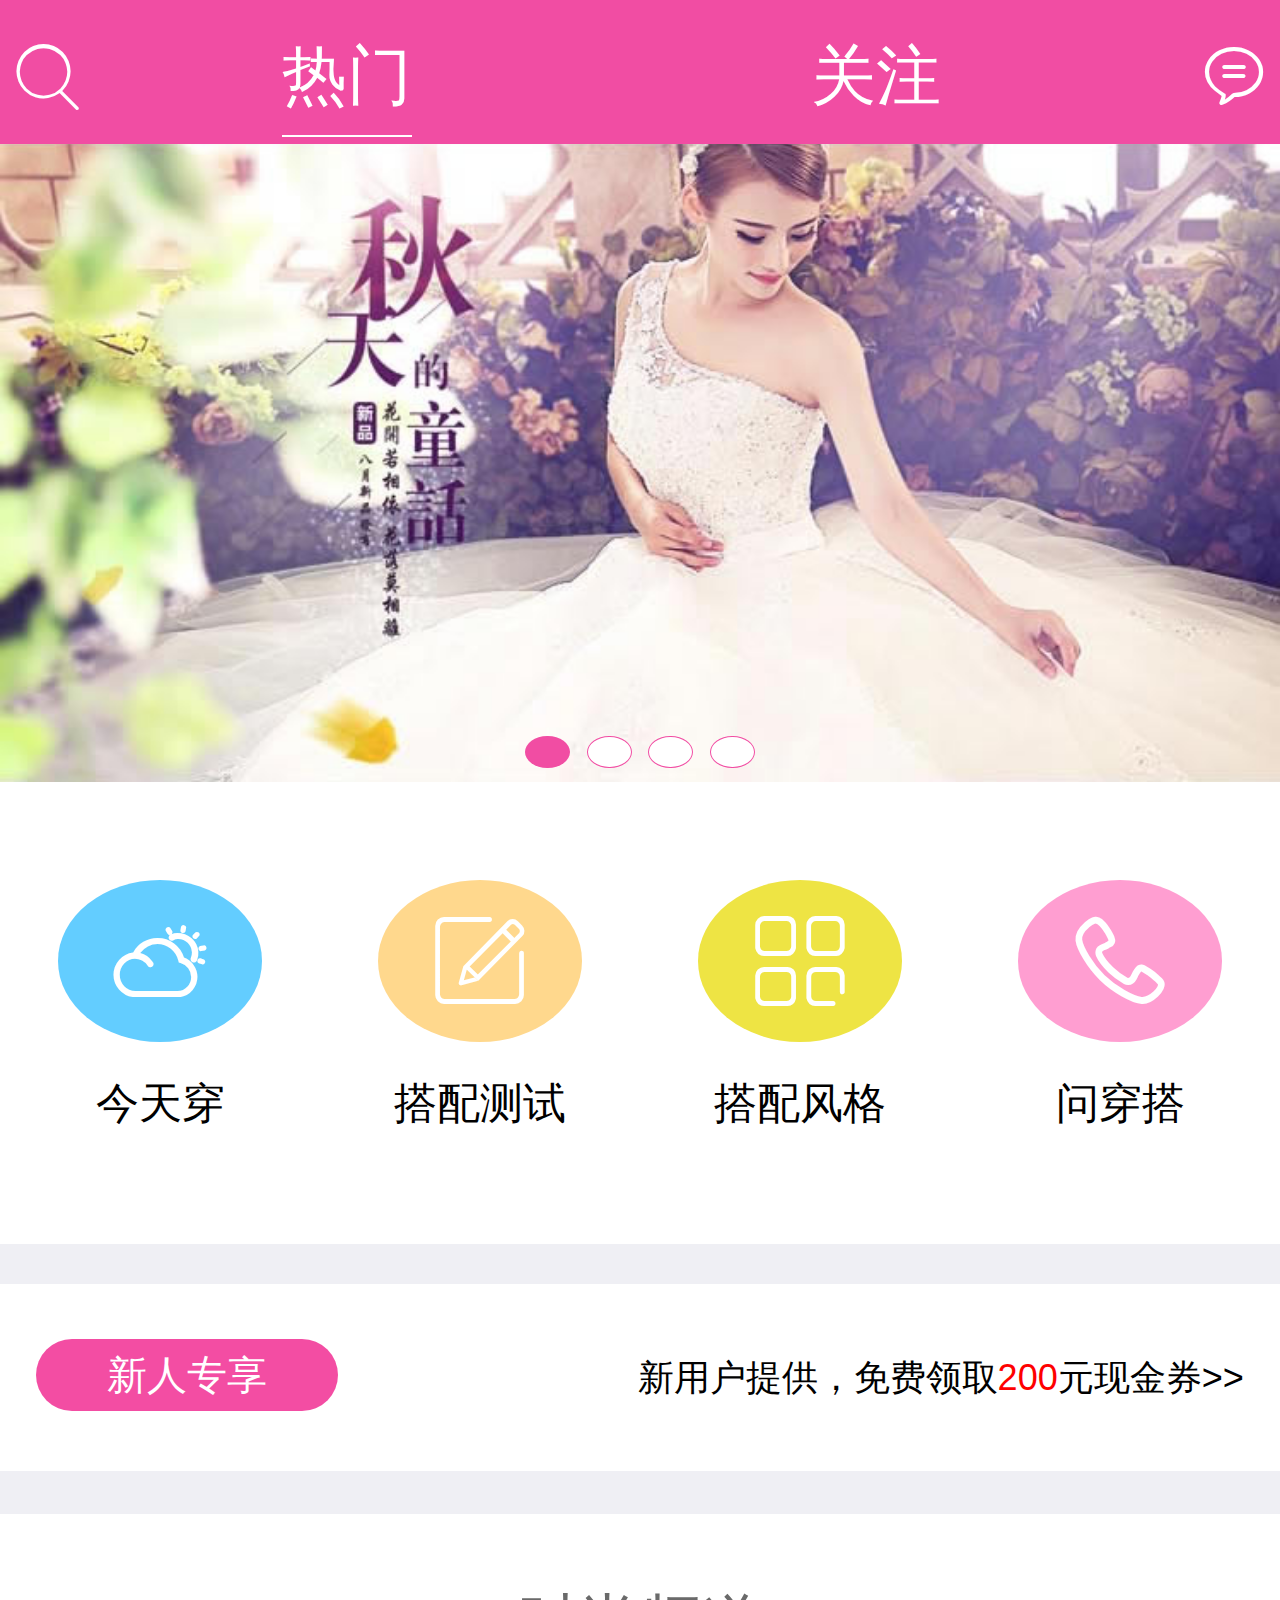
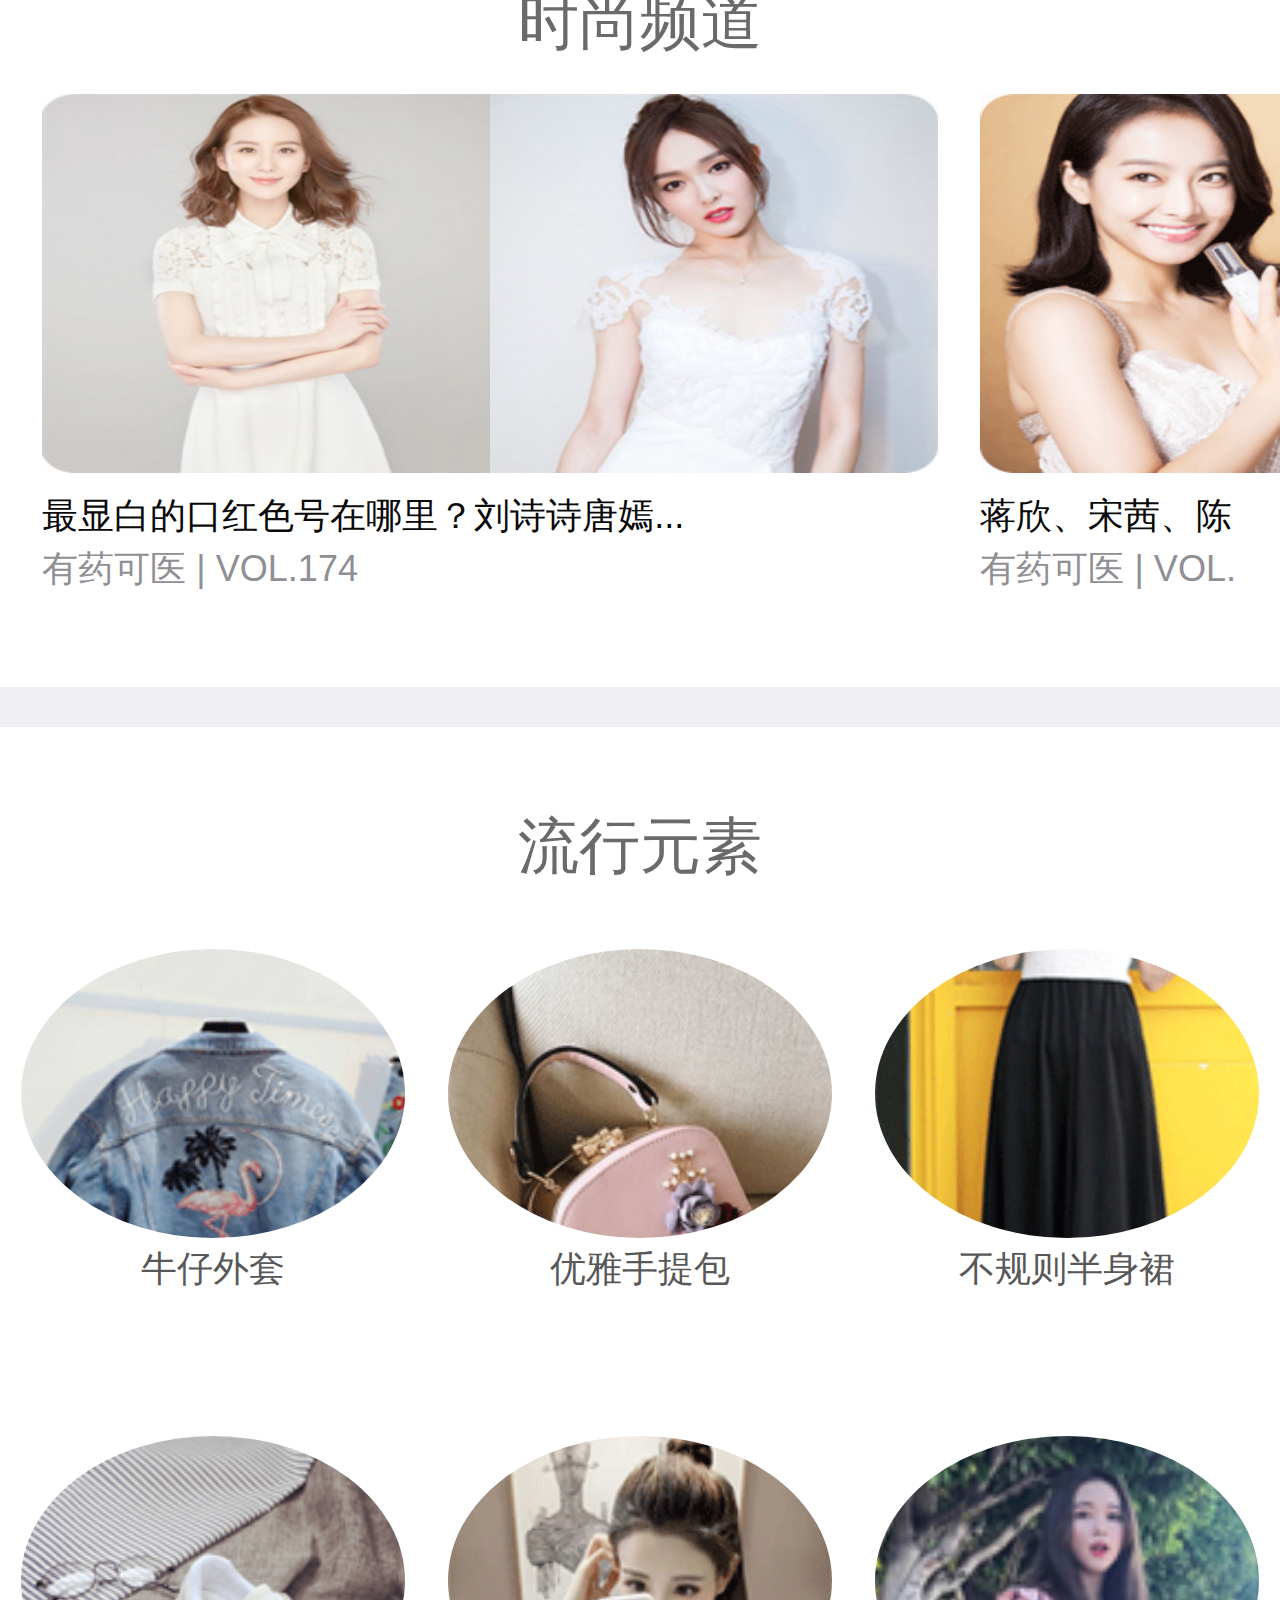
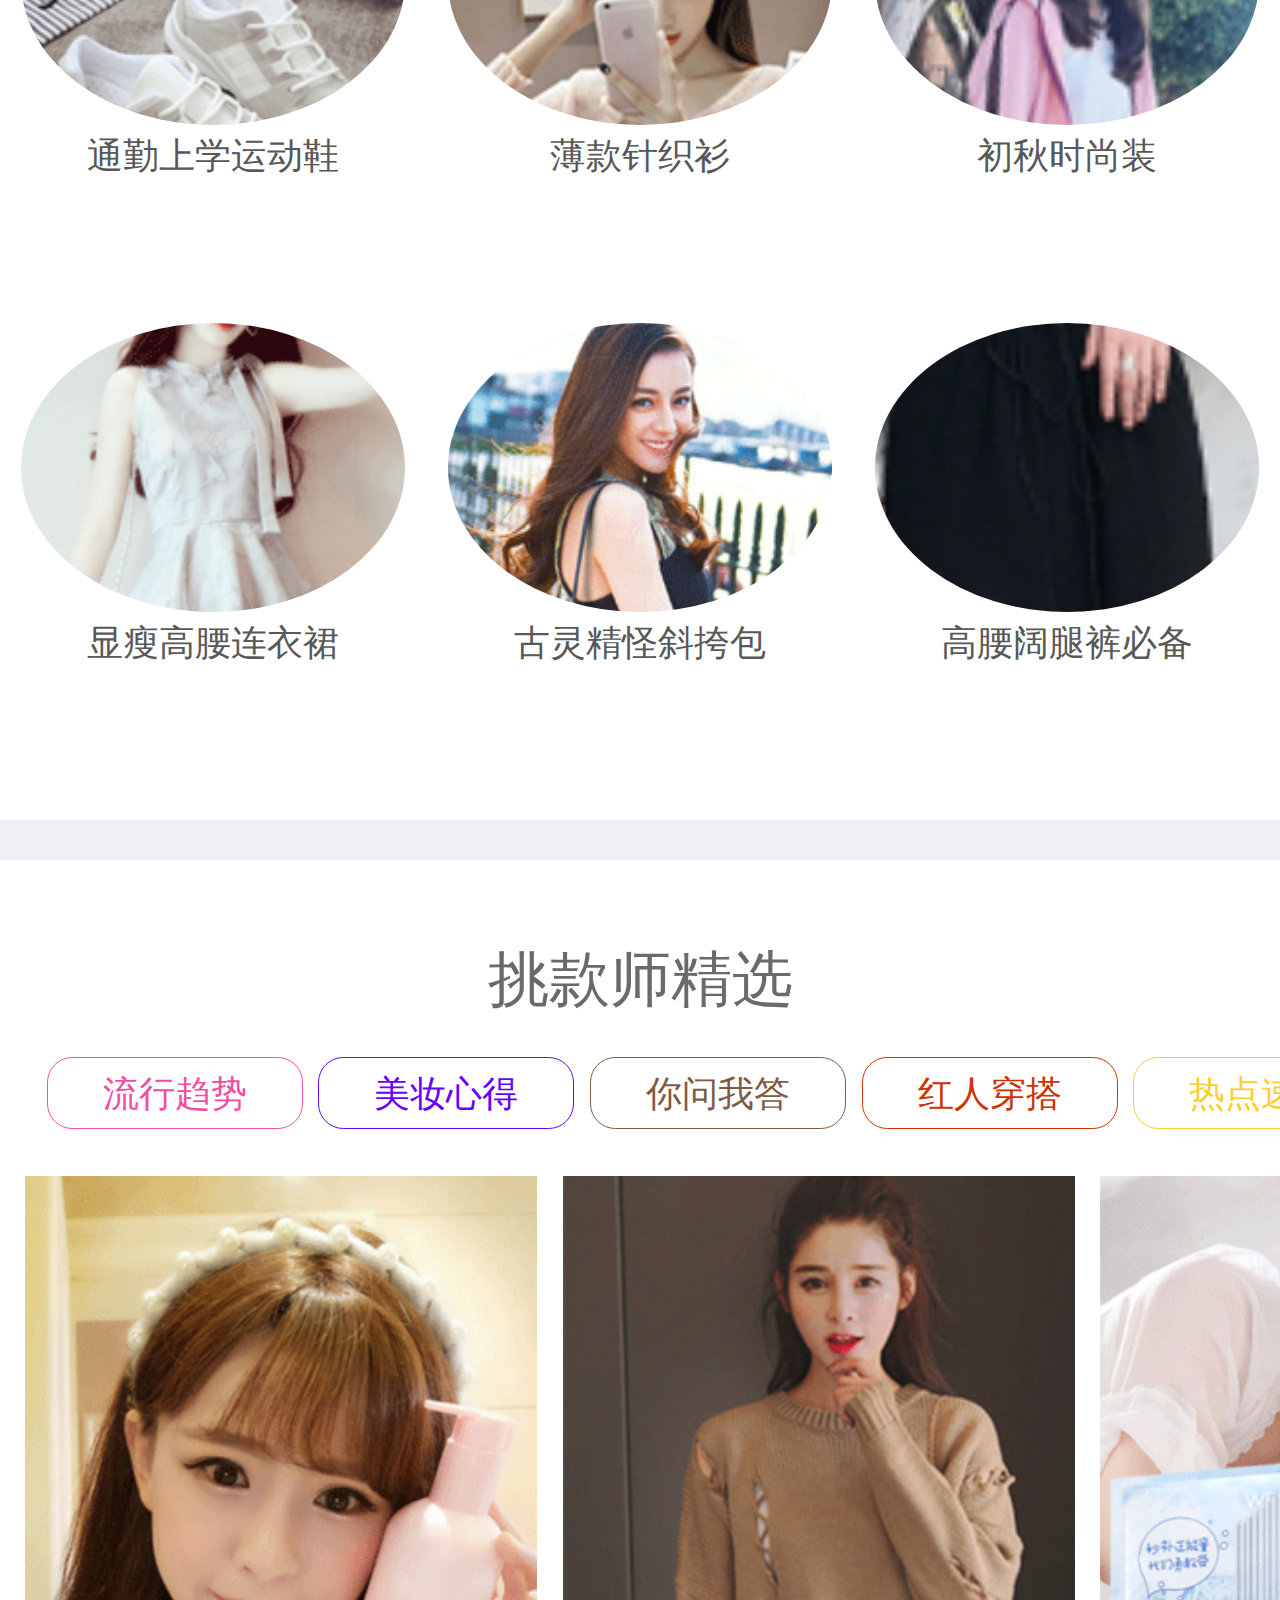
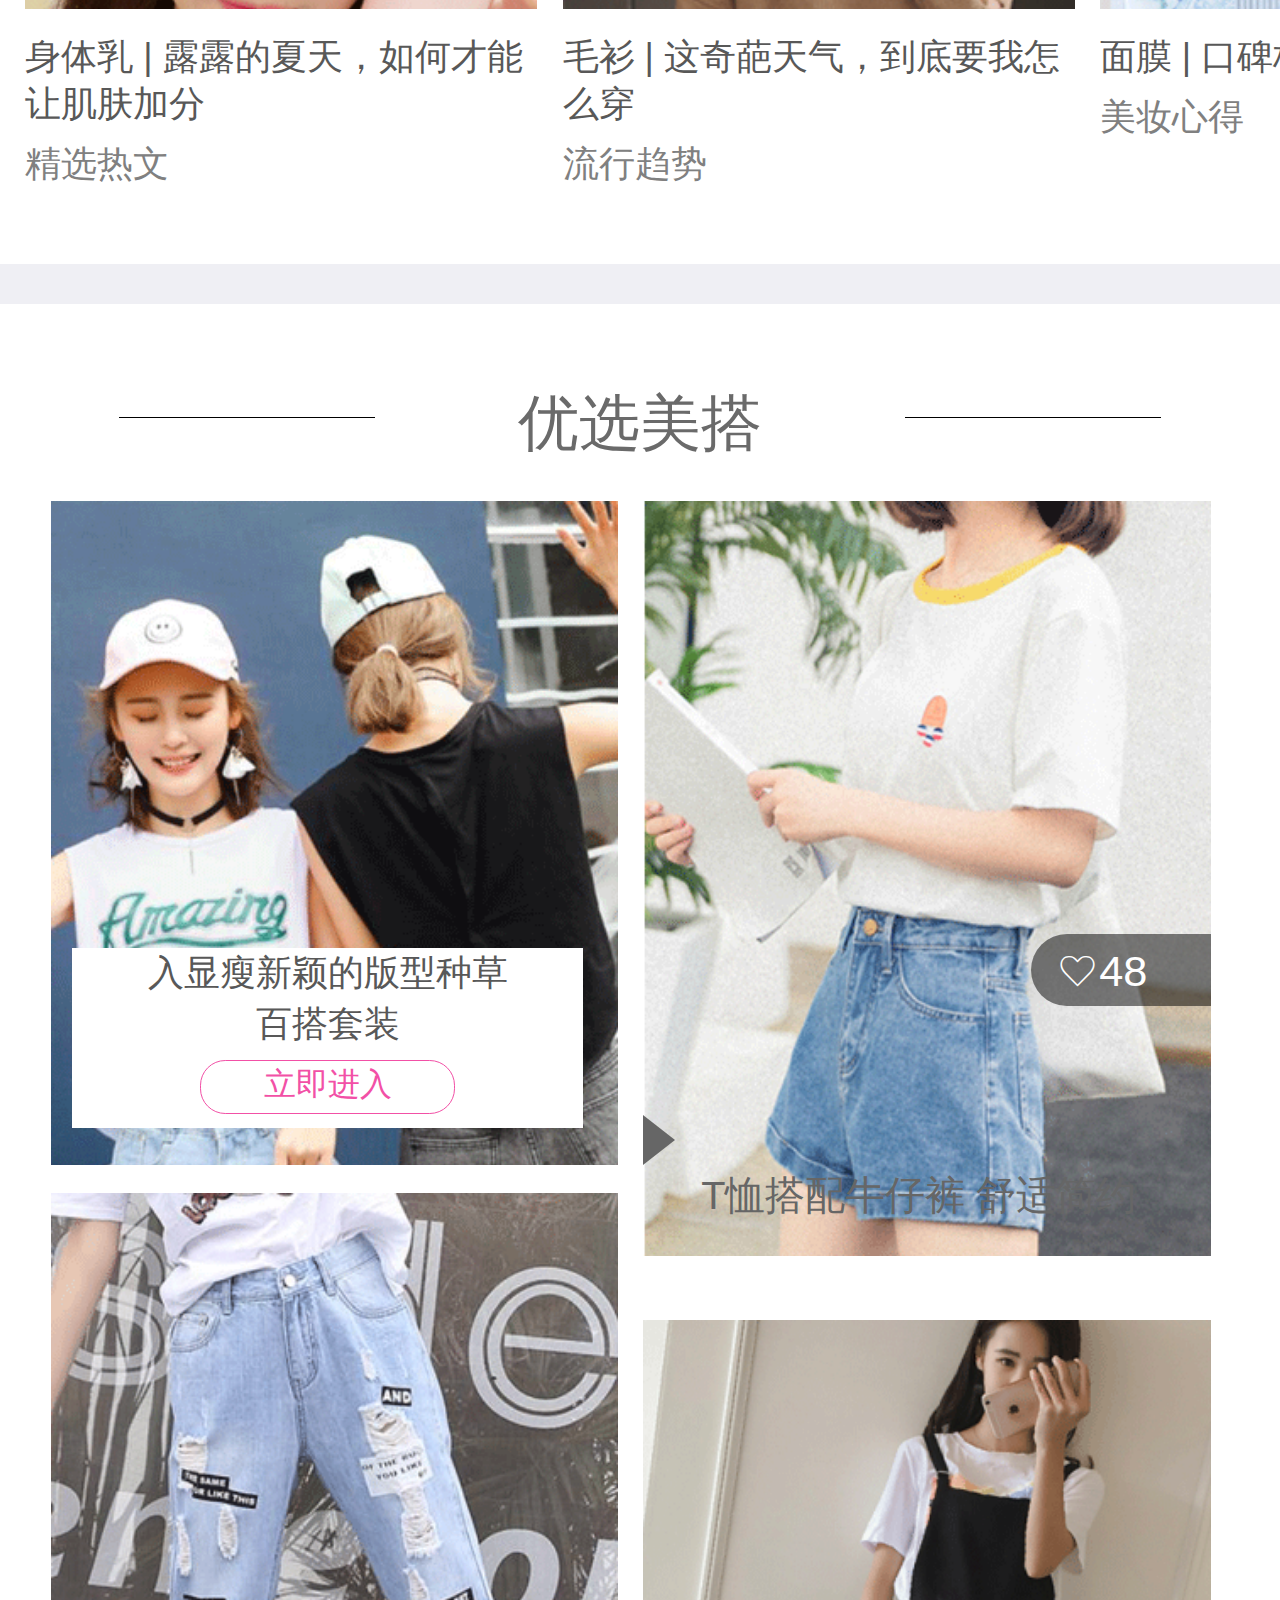
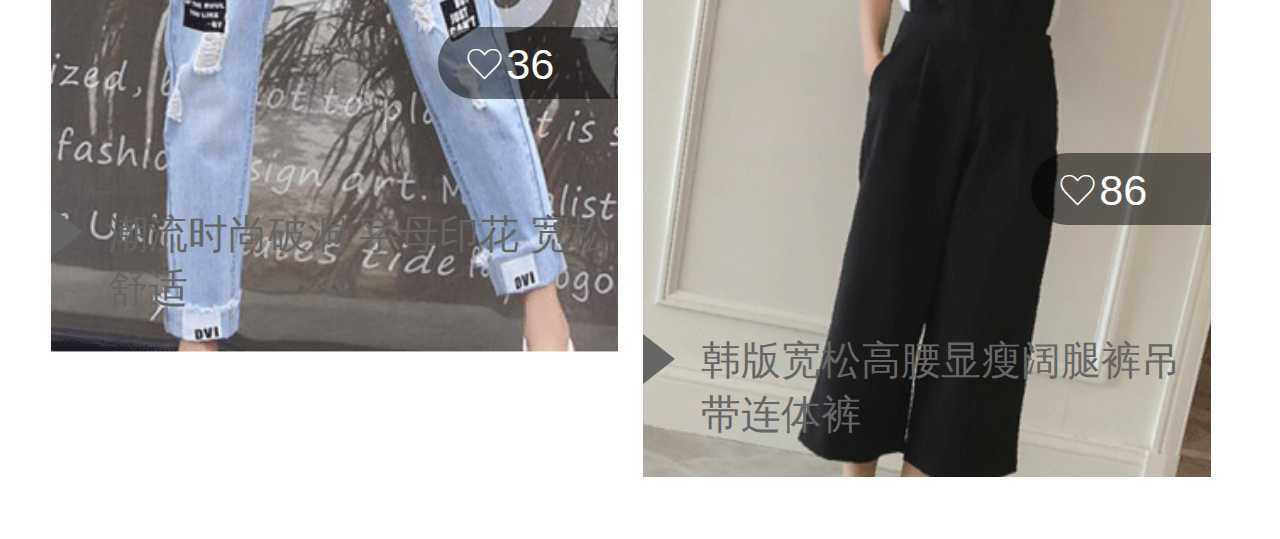
<file: leshang/home.html>
<!DOCTYPE html>
<html>
	<head>
		<meta charset="UTF-8">
		<title>首页</title>
		<script src="js/mui.min.js"></script>
    	<link href="css/mui.min.css" rel="stylesheet"/>
    	<link rel="stylesheet" type="text/css" href="css/home.css"/>
    	<link rel="stylesheet" type="text/css" href="css/public.css"/>
    	<script src="js/resize.js" type="text/javascript" charset="utf-8"></script>
    	<script src="js/jquery-3.2.1.js" type="text/javascript" charset="utf-8"></script>
    	<script src="js/mui.min.js" type="text/javascript" charset="UTF-8"></script>
    	<script type="text/javascript" charset="utf-8">
      		mui.init();
    	</script>
	</head>
	<body>
		<header class="mui-bar mui-bar-nav">
			<a href="search_item.html" class="search fl">&#xe709;</a>
			<a href="" class="info fr">&#xe6c5;</a>
			<ul class="fl">
				<li class="cur"><a href="">热门</a></li>
				<li><a href="">关注</a></li>
			</ul>
		</header>
		<div id="slider" class="mui-slider" >
			<div class="mui-slider-group mui-slider-loop">
				<!-- 额外增加的一个节点(循环轮播：第一个节点是最后一张轮播) -->
				<div class="mui-slider-item mui-slider-item-duplicate">
					<a href="#">
						<img src="images/home/banner1.jpg">
					</a>
				</div>
				<!-- 第一张 -->
				<div class="mui-slider-item">
					<a href="#">
						<img src="images/home/banner1.jpg">
					</a>
				</div>
				<!-- 第二张 -->
				<div class="mui-slider-item">
					<a href="#">
						<img src="images/home/banner1.jpg">
					</a>
				</div>
				<!-- 第三张 -->
				<div class="mui-slider-item">
					<a href="#">
						<img src="images/home/banner1.jpg">
					</a>
				</div>
				<!-- 第四张 -->
				<div class="mui-slider-item">
					<a href="#">
						<img src="images/home/banner1.jpg">
					</a>
				</div>
				<!-- 额外增加的一个节点(循环轮播：最后一个节点是第一张轮播) -->
				<div class="mui-slider-item mui-slider-item-duplicate">
					<a href="#">
						<img src="images/home/banner1.jpg">
					</a>
				</div>
			</div>
			<div class="mui-slider-indicator">
				<div class="mui-indicator mui-active"></div>
				<div class="mui-indicator"></div>
				<div class="mui-indicator"></div>
				<div class="mui-indicator"></div>
			</div>
		</div>
		<div class="mui-content">
			<!--搭配风格-->
			<div class="match">
				<ul>
					<li>
						<div class="icon"><i>&#xe6ac;</i></div>
						<p>今天穿</p>
					</li>
					<li>
						<div class="icon"><i>&#xe692;</i></div>
						<p>搭配测试</p>
					</li>
					<li>
						<div class="icon"><i>&#xe68c;</i></div>
						<p>搭配风格</p>
					</li>
					<li>
						<div class="icon"><i>&#xe6c7;</i></div>
						<p>问穿搭</p>
					</li>
				</ul>
			</div>
			<!--新人专享-->
			<div class="newP">
				<div class="newP_con">
					<p class="one fl">新人专享</p>
					<p class="two fr">新用户提供，免费领取<mark>200</mark>元现金券>></p>
				</div>
			</div>
			<!--时尚频道-->
			<div class="fashion">
				<h2>时尚频道</h2>
				<div class="fashion_con clear">
					<div class="con_box one fl">
						<img src="images/home/liushishi.jpg" class="fl"/>
						<img src="images/home/tangyan.jpg" class="fl"/>
						<div class="text fl">
							<a href="">最显白的口红色号在哪里？刘诗诗唐嫣...</a>
							<p>有药可医 | VOL.174</p>
						</div>
					</div>
					<div class="con_box two fl">
						<img src="images/home/songqian.png"/>
						<div class="text">
							<a href="">蒋欣、宋茜、陈</a>
							<p>有药可医 | VOL.</p>
						</div>
					</div>
				</div>
			</div>
			<!--流行元素-->
			<div class="element">
				<h2>流行元素</h2>
				<ul>
					<li>
						<div class="img"><img src="images/home/element1.png"/></div>
						<p>牛仔外套</p>
					</li>
					<li>
						<div class="img"><img src="images/home/element2.png"/></div>
						<p>优雅手提包</p>
					</li>
					<li>
						<div class="img"><img src="images/home/element3.png"/></div>
						<p>不规则半身裙</p>
					</li>
					<li>
						<div class="img"><img src="images/home/element4.png"/></div>
						<p>通勤上学运动鞋</p>
					</li>
					<li>
						<div class="img"><img src="images/home/element5.png"/></div>
						<p>薄款针织衫</p>
					</li>
					<li>
						<div class="img"><img src="images/home/element6.jpg"/></div>
						<p>初秋时尚装</p>
					</li>
					<li>
						<div class="img"><img src="images/home/element7.png"/></div>
						<p>显瘦高腰连衣裙</p>
					</li>
					<li>
						<div class="img"><img src="images/home/element8.png"/></div>
						<p>古灵精怪斜挎包</p>
					</li>
					<li>
						<div class="img"><img src="images/home/element9.png"/></div>
						<p>高腰阔腿裤必备</p>
					</li>
				</ul>
			</div>
			<!--挑款师精选-->
			<div class="select">
				<h2>挑款师精选</h2>
				<div class="select_top">
					<a href="">流行趋势</a>
					<a href="">美妆心得</a>
					<a href="">你问我答</a>
					<a href="">红人穿搭</a>
					<a href="">热点速递</a>
				</div>
				<ul class="clear">
					<li>
						<div class="img">
							<img src="images/home/select1.png"/>
						</div>
						<p>身体乳 | 露露的夏天，如何才能让肌肤加分</p>
						<span>精选热文</span>
					</li>
					<li>
						<div class="img">
							<img src="images/home/select2.png"/>
						</div>
						<p>毛衫 | 这奇葩天气，到底要我怎么穿</p>
						<span>流行趋势</span>
					</li>
					<li>
						<div class="img">
							<img src="images/home/select3.png"/>
						</div>
						<p>面膜 | 口碑极佳，美白保湿面膜</p>
						<span>美妆心得</span>
					</li>
				</ul>
			</div>
			<!--优选美搭-->
			<div class="optimization">
				<h2>优选美搭</h2>
				<ul class="clear">
					<li>
						<div class="img">
							<img src="images/home/optimization1.png"/>
						</div>
						<div class="mask">
							<span>入显瘦新颖的版型种草<br>百搭套装</span>
							<a href="">立即进入</a>
						</div>
					</li>
					<li>
						<div class="img">
							<img src="images/home/optimization2.png"/>
						</div>
						<div class="triangle"></div>
						<p>T恤搭配牛仔裤 舒适简约</p>
						<div class="like">
							<i>&#xe649;</i>48
						</div>
					</li>
					<li>
						<div class="img">
							<img src="images/home/optimization3.png"/>
						</div>
						<div class="triangle"></div>
						<p>潮流时尚破洞 字母印花 宽松舒适</p>
						<div class="like">
							<i>&#xe649;</i>36
						</div>
					</li>
					<li>
						<div class="img">
							<img src="images/home/optimization4.png"/>
						</div>
						<div class="triangle"></div>
						<p>韩版宽松高腰显瘦阔腿裤吊带连体裤</p>
						<div class="like">
							<i>&#xe649;</i>86
						</div>
					</li>
				</ul>
			</div>
		</div>
		
		<script type="text/javascript" charset="utf-8">
			var slider = mui("#slider");
			slider.slider({
				interval: 3000
			});
		</script>
	</body>
</html>
</file>
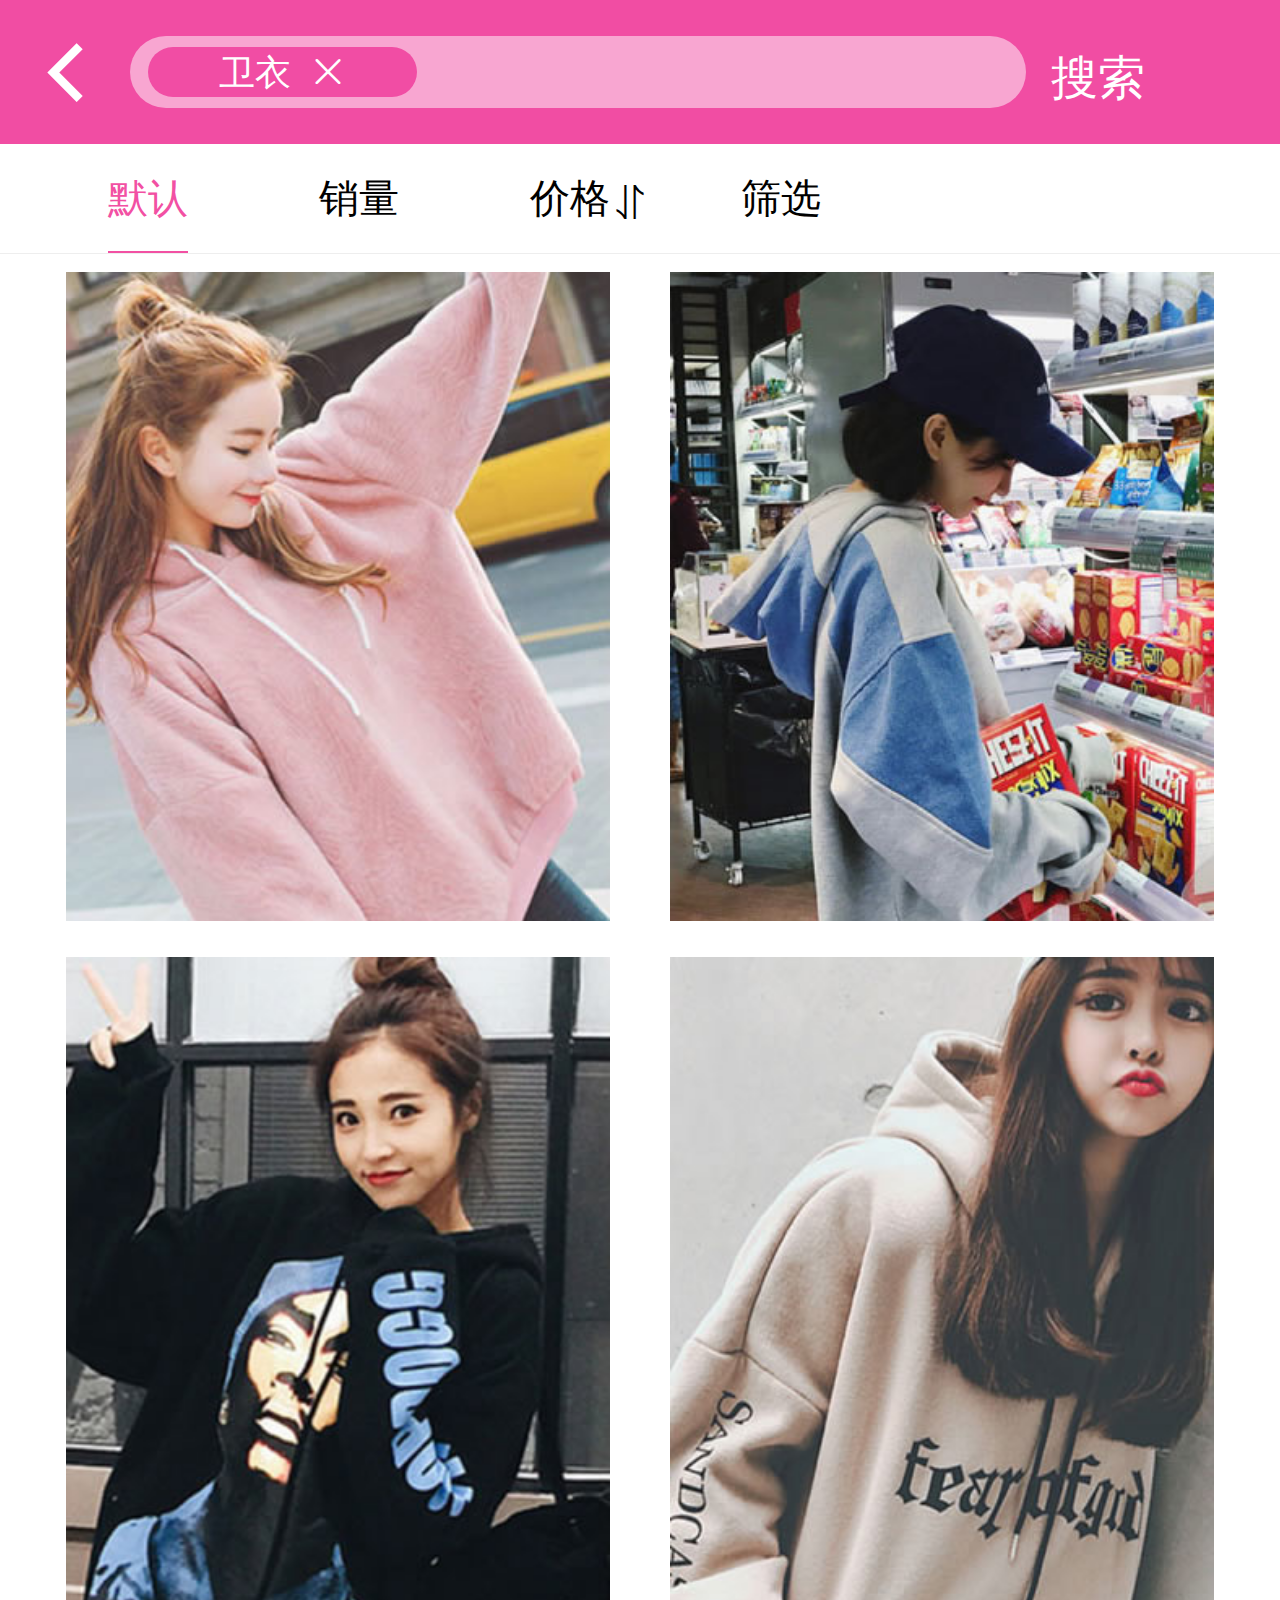
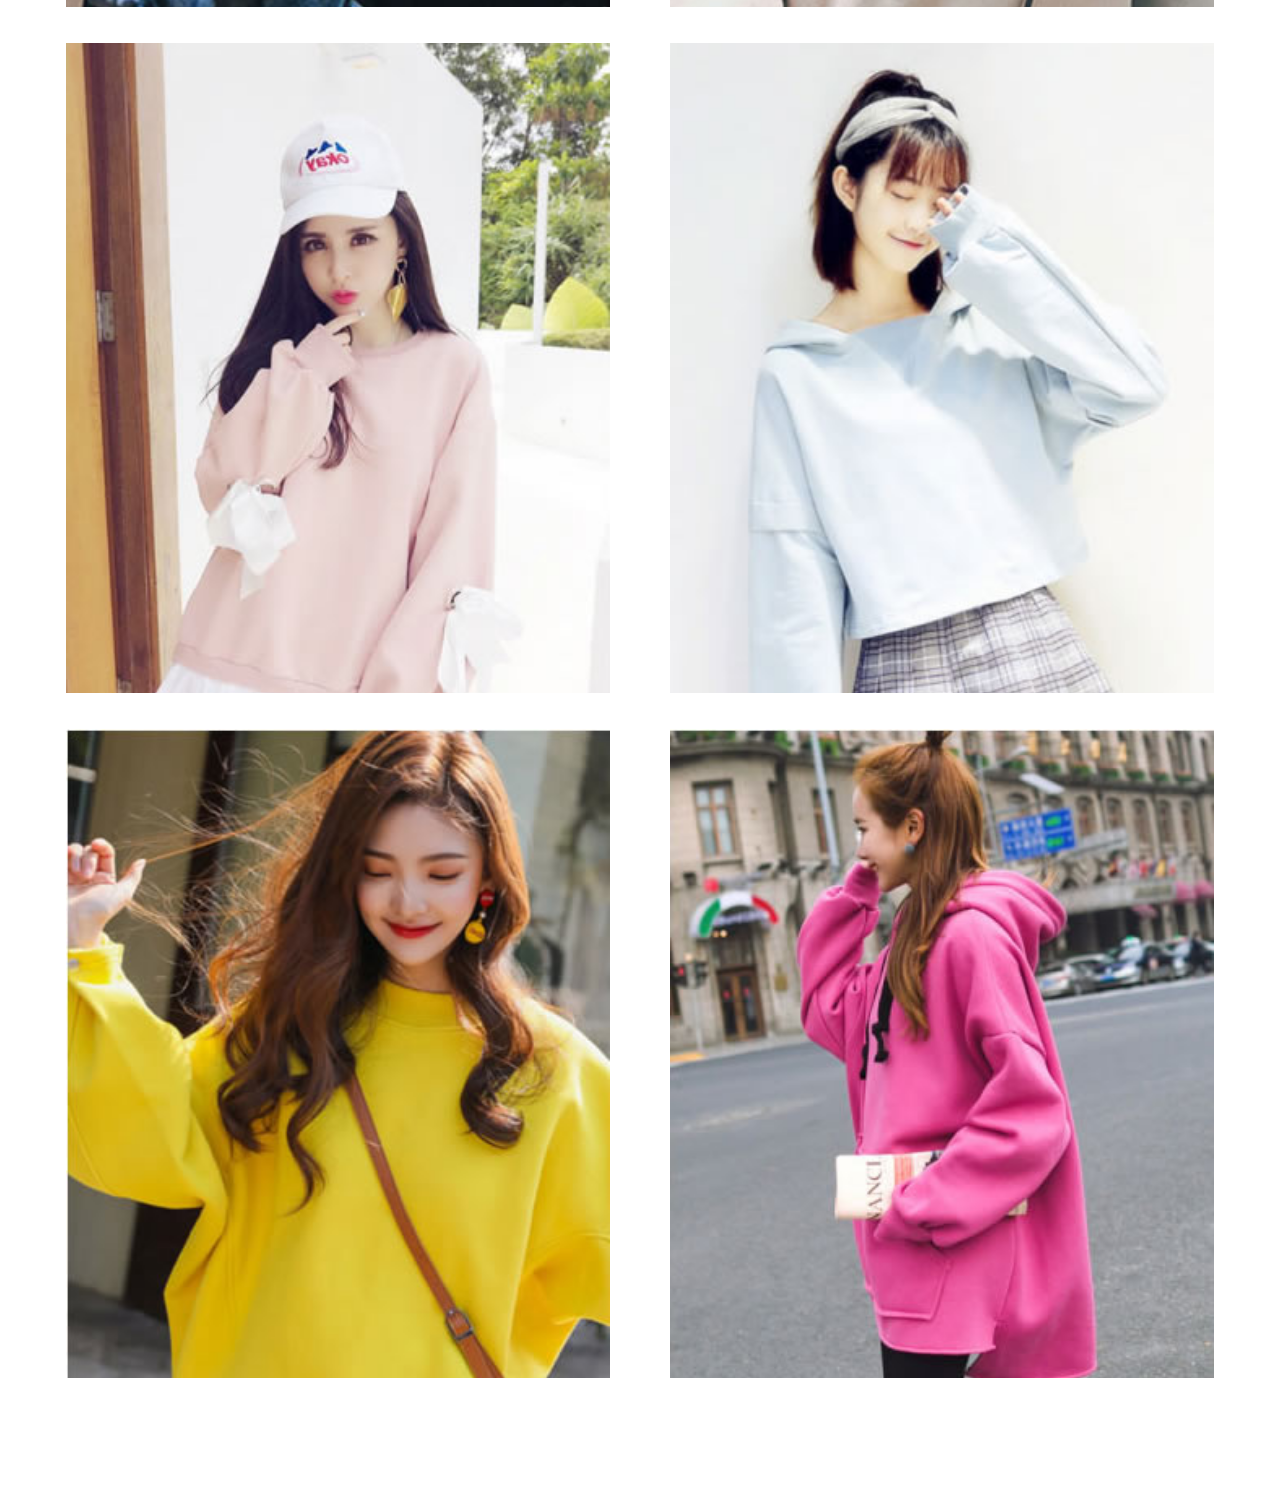
<file: leshang/search.html>
<!DOCTYPE html>
<html>
	<head>
		<meta charset="UTF-8">
		<title>搜索</title>
		<link href="css/mui.min.css" rel="stylesheet"/>
    	<link rel="stylesheet" type="text/css" href="css/search.css"/>
    	<link rel="stylesheet" type="text/css" href="css/public.css"/>
    	<script src="js/mui.min.js" type="text/javascript" charset="UTF-8"></script>
    	<script src="js/resize.js" type="text/javascript" charset="utf-8"></script>
    	<script src="js/jquery-3.2.1.js" type="text/javascript" charset="utf-8"></script>
    	<script src="js/mui.min.js" type="text/javascript" charset="UTF-8"></script>
    	<script type="text/javascript" charset="utf-8">
      		mui.init();
    	</script>
	</head>
	<body>
		<header class="mui-bar mui-bar-nav">
		    <a class="mui-action-back mui-icon mui-icon-left-nav mui-pull-left"></a>
		    <div class="input mui-pull-left">
		    	<input type="search" />
		    	<div class="searchText">
		    		卫衣<span>&#xe6a6;</span>
		    	</div>
		    </div>
		    <a href="" class="Search mui-pull-left">搜索</a>
		</header>
		<div class="mui-content">
			<div class="searchTitle">
				<a class="cur">默认</a>
				<a>销量</a>
				<a>价格<i>&#xe675;</i></a>
				<a>筛选</a>
			</div>
			<div class="searchBox">
				<div class="boxCon">
					<ul>
						<li><a href="">
							<img src="images/search/search1.jpg"/>
							<p class="p1">粉色土星刺绣抽绳卫衣</p>
							<p class="p2">￥ 128.0</p>
						</li></a>
						<li><a href="">
							<img src="images/search/search2.jpg"/>
							<p class="p1">帅气拼接落肩春款设计</p>
							<p class="p2">￥ 128.0</p>
						</li></a>
						<li><a href="">
							<img src="images/search/search3.jpg"/>
							<p class="p1">1064光里休闲宽松卫衣</p>
							<p class="p2">￥ 128.0</p>
						</li></a>
						<li><a href="">
							<img src="images/search/search4.jpg"/>
							<p class="p1">宽松BE纯色圆环开口</p>
							<p class="p2">￥ 128.0</p>
						</li></a>
						<li><a href="">
							<img src="images/search/search5.jpg"/>
							<p class="p1">秋季新款韩款宽松卫衣</p>
							<p class="p2">￥ 128.0</p>
						</li></a>
						<li><a href="">
							<img src="images/search/search6.jpg"/>
							<p class="p1">韩款连帽宽松百搭卫衣</p>
							<p class="p2">￥ 128.0</p>
						</li></a>
						<li><a href="">
							<img src="images/search/search7.jpg"/>
							<p class="p1">韩款新款百搭甜美圆领卫衣</p>
							<p class="p2">￥ 128.0</p>
						</li></a>
						<li><a href="">
							<img src="images/search/search8.jpg"/>
							<p class="p1">韩款女装宽松显瘦卫衣</p>
							<p class="p2">￥ 128.0</p>
						</li></a>
					</ul>
				</div>
				<div class="boxCon" style="display: none;">
					<ul>
						<li><a href="">
							<img src="images/search/search1.jpg"/>
							<p class="p1">粉色土星刺绣抽绳卫衣</p>
							<p class="p2">￥ 128.0</p>
						</li></a>
						<li><a href="">
							<img src="images/search/search2.jpg"/>
							<p class="p1">帅气拼接落肩春款设计</p>
							<p class="p2">￥ 128.0</p>
						</li></a>
						<li><a href="">
							<img src="images/search/search3.jpg"/>
							<p class="p1">1064光里休闲宽松卫衣</p>
							<p class="p2">￥ 128.0</p>
						</li></a>
						<li><a href="">
							<img src="images/search/search4.jpg"/>
							<p class="p1">宽松BE纯色圆环开口</p>
							<p class="p2">￥ 128.0</p>
						</li></a>
						<li><a href="">
							<img src="images/search/search5.jpg"/>
							<p class="p1">秋季新款韩款宽松卫衣</p>
							<p class="p2">￥ 128.0</p>
						</li></a>
						<li><a href="">
							<img src="images/search/search6.jpg"/>
							<p class="p1">韩款连帽宽松百搭卫衣</p>
							<p class="p2">￥ 128.0</p>
						</li></a>
						<li><a href="">
							<img src="images/search/search7.jpg"/>
							<p class="p1">韩款新款百搭甜美圆领卫衣</p>
							<p class="p2">￥ 128.0</p>
						</li></a>
						<li><a href="">
							<img src="images/search/search8.jpg"/>
							<p class="p1">韩款女装宽松显瘦卫衣</p>
							<p class="p2">￥ 128.0</p>
						</li></a>
					</ul>
				</div>
				<div class="boxCon" style="display: none;">
					<ul>
						<li><a href="">
							<img src="images/search/search1.jpg"/>
							<p class="p1">粉色土星刺绣抽绳卫衣</p>
							<p class="p2">￥ 128.0</p>
						</li></a>
						<li><a href="">
							<img src="images/search/search2.jpg"/>
							<p class="p1">帅气拼接落肩春款设计</p>
							<p class="p2">￥ 128.0</p>
						</li></a>
						<li><a href="">
							<img src="images/search/search3.jpg"/>
							<p class="p1">1064光里休闲宽松卫衣</p>
							<p class="p2">￥ 128.0</p>
						</li></a>
						<li><a href="">
							<img src="images/search/search4.jpg"/>
							<p class="p1">宽松BE纯色圆环开口</p>
							<p class="p2">￥ 128.0</p>
						</li></a>
						<li><a href="">
							<img src="images/search/search5.jpg"/>
							<p class="p1">秋季新款韩款宽松卫衣</p>
							<p class="p2">￥ 128.0</p>
						</li></a>
						<li><a href="">
							<img src="images/search/search6.jpg"/>
							<p class="p1">韩款连帽宽松百搭卫衣</p>
							<p class="p2">￥ 128.0</p>
						</li></a>
						<li><a href="">
							<img src="images/search/search7.jpg"/>
							<p class="p1">韩款新款百搭甜美圆领卫衣</p>
							<p class="p2">￥ 128.0</p>
						</li></a>
						<li><a href="">
							<img src="images/search/search8.jpg"/>
							<p class="p1">韩款女装宽松显瘦卫衣</p>
							<p class="p2">￥ 128.0</p>
						</li></a>
					</ul>
				</div>
				<div class="boxCon" style="display: none;">
					<ul>
						<li><a href="">
							<img src="images/search/search1.jpg"/>
							<p class="p1">粉色土星刺绣抽绳卫衣</p>
							<p class="p2">￥ 128.0</p>
						</li></a>
						<li><a href="">
							<img src="images/search/search2.jpg"/>
							<p class="p1">帅气拼接落肩春款设计</p>
							<p class="p2">￥ 128.0</p>
						</li></a>
						<li><a href="">
							<img src="images/search/search3.jpg"/>
							<p class="p1">1064光里休闲宽松卫衣</p>
							<p class="p2">￥ 128.0</p>
						</li></a>
						<li><a href="">
							<img src="images/search/search4.jpg"/>
							<p class="p1">宽松BE纯色圆环开口</p>
							<p class="p2">￥ 128.0</p>
						</li></a>
						<li><a href="">
							<img src="images/search/search5.jpg"/>
							<p class="p1">秋季新款韩款宽松卫衣</p>
							<p class="p2">￥ 128.0</p>
						</li></a>
						<li><a href="">
							<img src="images/search/search6.jpg"/>
							<p class="p1">韩款连帽宽松百搭卫衣</p>
							<p class="p2">￥ 128.0</p>
						</li></a>
						<li><a href="">
							<img src="images/search/search7.jpg"/>
							<p class="p1">韩款新款百搭甜美圆领卫衣</p>
							<p class="p2">￥ 128.0</p>
						</li></a>
						<li><a href="">
							<img src="images/search/search8.jpg"/>
							<p class="p1">韩款女装宽松显瘦卫衣</p>
							<p class="p2">￥ 128.0</p>
						</li></a>
					</ul>
					<div class="zz">
						<div class="select_options">
							<div class="one">
								<div class="one_con">
									<p>非销售</p>
									<p>只看我关注的店铺</p>
								</div>
							</div>
							<div class="two">
								<div class="two_con">
									
								</div>
							</div>
						</div>
					</div>
				</div>
			</div>
		</div>
	</body>
	<script type="text/javascript">
		$(document).ready(function(){
			$(".searchTitle a").click(function(){
				$(this).addClass("cur").siblings().removeClass("cur");
				var index=$(this).index();
				$(".searchBox") .children().eq(index).css("display","block").siblings().css("display","none");
			});
		});
	</script>
</html>
</file>
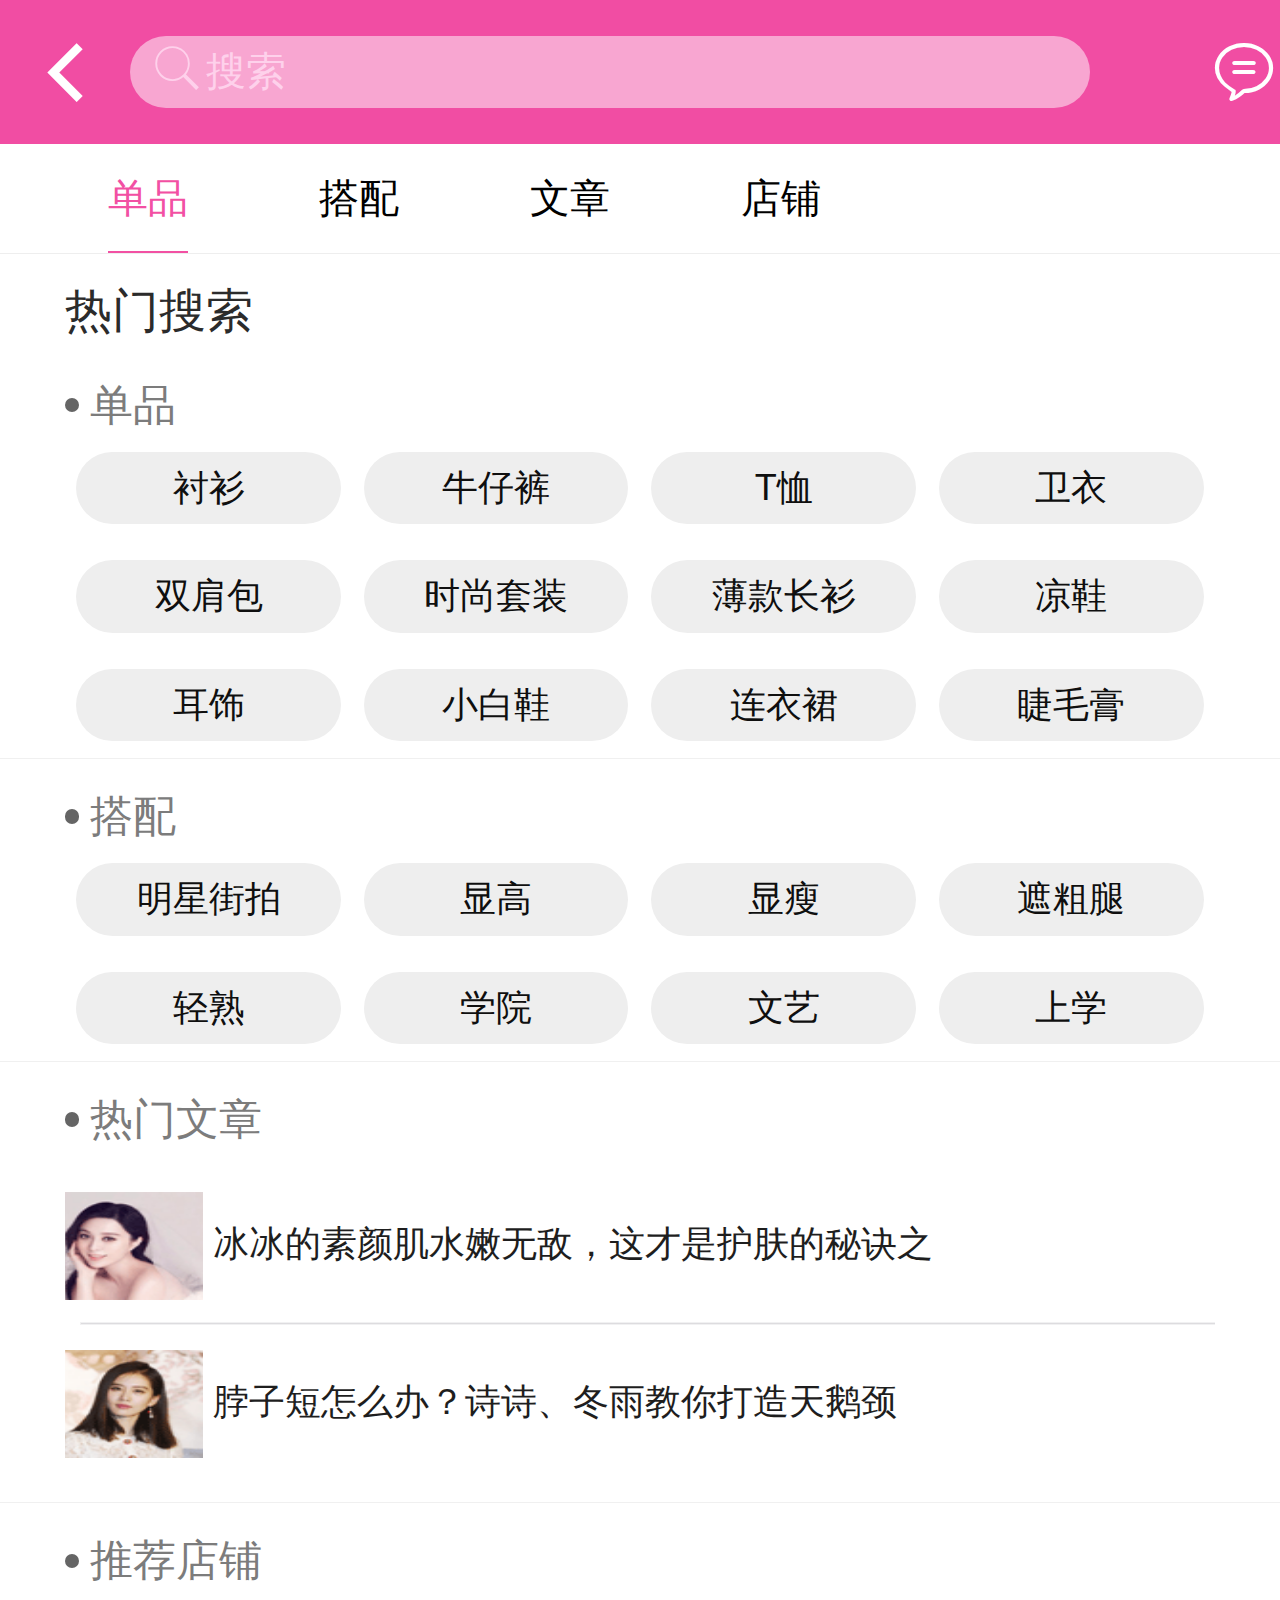
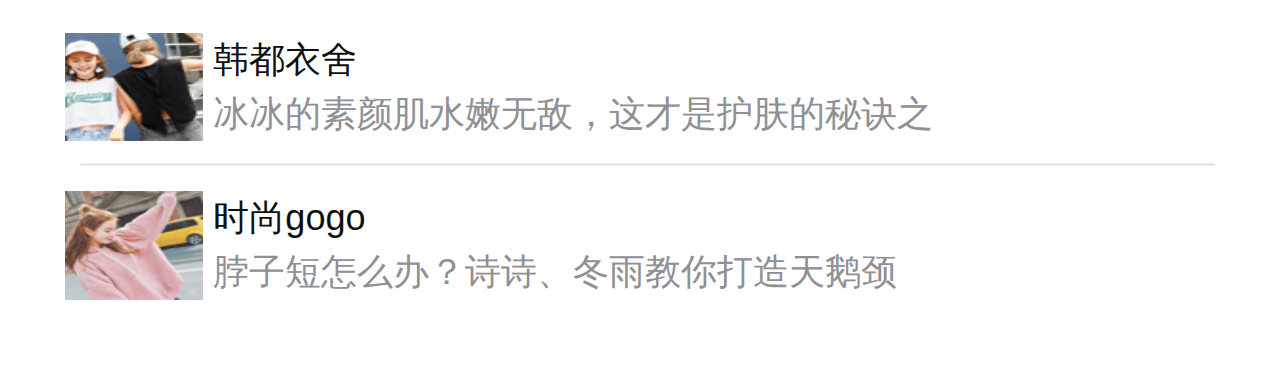
<file: leshang/search_item.html>
<!DOCTYPE html>
<html>
	<head>
		<meta charset="UTF-8">
		<title>搜索单品 </title>
    	<link href="css/mui.min.css" rel="stylesheet"/>
    	<link rel="stylesheet" type="text/css" href="css/search_item.css"/>
    	<link rel="stylesheet" type="text/css" href="css/public.css"/>
    	<script src="js/mui.min.js" type="text/javascript" charset="UTF-8"></script>
    	<script src="js/resize.js" type="text/javascript" charset="utf-8"></script>
    	<script src="js/jquery-3.2.1.js" type="text/javascript" charset="utf-8"></script>
    	<script src="js/mui.min.js" type="text/javascript" charset="UTF-8"></script>
    	<script type="text/javascript" charset="utf-8">
      		mui.init();
    	</script>
	</head>
	<body>
		<header class="mui-bar mui-bar-nav">
		    <a class="mui-action-back mui-icon mui-icon-left-nav mui-pull-left"></a>
		    <a href="search.html"><div class="mui-input-row mui-search mui-pull-left">
				<input type="search" class="mui-input-clear" placeholder="搜索">
			</div></a>
		    <a href="" class="info fr">&#xe6c5;</a>
		</header>
		<div class="mui-content">
			<div class="search_title">
				<a class="cur">单品</a>
				<a>搭配</a>
				<a>文章</a>
				<a>店铺</a>
			</div>
			<div class="searchItem_box">
				<div class="searchItem_con one">
					<h2>热门搜索</h2>
					<div class="Item dp">
						<h3>单品</h3>
						<ul>
							<li><a href="">衬衫</a></li>
							<li><a href="">牛仔裤</a></li>
							<li><a href="">T恤</a></li>
							<li><a href="">卫衣</a></li>
							<li><a href="">双肩包</a></li>
							<li><a href="">时尚套装</a></li>
							<li><a href="">薄款长衫</a></li>
							<li><a href="">凉鞋</a></li>
							<li><a href="">耳饰</a></li>
							<li><a href="">小白鞋</a></li>
							<li><a href="">连衣裙</a></li>
							<li><a href="">睫毛膏</a></li>
						</ul>
					</div>
					<div class="Item match">
						<h3>搭配</h3>
						<ul>
							<li><a href="">明星街拍</a></li>
							<li><a href="">显高</a></li>
							<li><a href="">显瘦</a></li>
							<li><a href="">遮粗腿</a></li>
							<li><a href="">轻熟</a></li>
							<li><a href="">学院</a></li>
							<li><a href="">文艺</a></li>
							<li><a href="">上学</a></li>
						</ul>
					</div>
					<div class="Item article">
						<h3>热门文章</h3>
						<ul class="mui-table-view">
							<li class="mui-table-view-cell mui-media">
								<a href="javascript:;">
									<img class="mui-media-object mui-pull-left" src="images/search/searchItem1.png">
									<div class="mui-media-body">
										<p class='mui-ellipsis'>冰冰的素颜肌水嫩无敌，这才是护肤的秘诀之</p>
									</div>
								</a>
							</li>
							<li class="mui-table-view-cell mui-media">
								<a href="javascript:;">
									<img class="mui-media-object mui-pull-left" src="images/search/searchItem2.png">
									<div class="mui-media-body">
										<p class='mui-ellipsis'>脖子短怎么办？诗诗、冬雨教你打造天鹅颈</p>
									</div>
								</a>
							</li>
						</ul>
					</div>
					<div class="Item shop">
						<h3>推荐店铺</h3>
						<ul class="mui-table-view">
							<li class="mui-table-view-cell mui-media">
								<a href="javascript:;">
									<img class="mui-media-object mui-pull-left" src="images/search/searchItem3.png">
									<div class="mui-media-body">
										韩都衣舍
										<p class='mui-ellipsis'>冰冰的素颜肌水嫩无敌，这才是护肤的秘诀之</p>
									</div>
								</a>
							</li>
							<li class="mui-table-view-cell mui-media">
								<a href="javascript:;">
									<img class="mui-media-object mui-pull-left" src="images/search/searchItem4.png">
									<div class="mui-media-body">
										时尚gogo
										<p class='mui-ellipsis'>脖子短怎么办？诗诗、冬雨教你打造天鹅颈</p>
									</div>
								</a>
							</li>
						</ul>
					</div>
				</div>
				<div class="searchItem_con two" style="display: none;">
					<h2>热门搜索</h2>
					<div class="Item match">
						<ul>
							<li><a href="">明星街拍</a></li>
							<li><a href="">显高</a></li>
							<li><a href="">显瘦</a></li>
							<li><a href="">遮粗腿</a></li>
							<li><a href="">轻熟</a></li>
							<li><a href="">学院</a></li>
							<li><a href="">文艺</a></li>
							<li><a href="">上学</a></li>
						</ul>
					</div>
				</div>
				<div class="searchItem_con three" style="display: none;">
					<h2>热门搜索</h2>
					<div class="Item match">
						<ul>
							<li><a href="">最流行</a></li>
							<li><a href="">明星</a></li>
							<li><a href="">美容美妆</a></li>
							<li><a href="">春天</a></li>
							<li><a href="">显瘦</a></li>
							<li><a href="">收纳</a></li>
							<li><a href="">文艺</a></li>
							<li><a href="">显高</a></li>
						</ul>
					</div>
				</div>
				<div class="searchItem_con four" style="display: none;">
					<h2>热门搜索</h2>
					<div class="Item shop">
						<ul class="mui-table-view">
							<li class="mui-table-view-cell mui-media">
								<a href="javascript:;">
									<img class="mui-media-object mui-pull-left" src="images/search/searchItem3.png">
									<div class="mui-media-body">
										韩都衣舍
										<p class='mui-ellipsis'>冰冰的素颜肌水嫩无敌，这才是护肤的秘诀之</p>
									</div>
								</a>
							</li>
							<li class="mui-table-view-cell mui-media">
								<a href="javascript:;">
									<img class="mui-media-object mui-pull-left" src="images/search/searchItem4.png">
									<div class="mui-media-body">
										时尚gogo
										<p class='mui-ellipsis'>脖子短怎么办？诗诗、冬雨教你打造天鹅颈</p>
									</div>
								</a>
							</li>
						</ul>
					</div>
				</div>
			</div>
		</div>
		
		<script type="text/javascript">
			$(document).ready(function(){
				$(".search_title a").click(function(){
					$(this).addClass("cur").siblings().removeClass("cur");
					var index=$(this).index();
					$(".searchItem_con").eq(index).css("display","block").siblings().css("display","none")
				});
			});
		</script>
	</body>
</html>
</file>
<file: leshang/css/home.css>
/*头部*/
.mui-bar{height: 4rem; padding-top: 1.1rem; background: #F14DA3; box-shadow: none;}
.mui-bar-nav .search{font-family: icon; color: #fff; font-size: 2rem; line-height: 2rem;}
.mui-bar-nav .info{font-family: icon; color: #fff; font-size: 2rem; line-height: 2rem;}
.mui-bar-nav ul{margin: 0; padding: 0; display: flex; justify-content: space-around; width: 84%; height: 3.7rem; margin-top: -1rem;}
.mui-bar-nav ul li{float: left;}
.mui-bar-nav ul li.cur{border-bottom: 2px solid #fff;}
.mui-bar-nav ul li a{color: #fff; font-size: 1.8rem; line-height: 4rem;}

/*banner样式*/
.mui-slider{padding-top: 3.9rem;}
.mui-slider-indicator .mui-indicator{width: 3.5%; height: .9rem; background: #fff; border: 1px solid #F14DA3; box-shadow: none;}
.mui-slider-indicator .mui-active.mui-indicator{background: #F14DA3; border: none;}

								/*主体*/
.mui-bar-nav ~ .mui-content{padding-top: 0;}
/*搭配测试*/
.match{width: 100%; height: 12.8rem; background: #fff;}
.match ul{display: flex; justify-content: space-around; margin: 0; padding: 0; padding-top: 2.7rem;}
.match ul li{width: 20%; height: 7.94rem;}
.match ul li .icon{width: 80%; height: 4.5rem; margin: 0 auto; background: #fff; border-radius: 50%;}
.match ul li:first-child .icon{background: #63CDFF;}
.match ul li:nth-child(2) .icon{background: #FFD88D;}
.match ul li:nth-child(3) .icon{background: #EEE444;}
.match ul li:last-child .icon{background: #FF9ED1;}
.match ul li .icon i{display: block; font-family: icon; color: #fff; font-size: 3.11rem; text-align: center; line-height: 4.5rem; font-style: normal;} 
.match ul li p{margin-top: 1.4rem; font-size: 1.2rem; color: #000; text-align: center;}
/*新人专享*/
.newP{width: 100%; height: 7.47rem; padding-top: 1.11rem;}
.newP .newP_con{width: 100%; height: 5.17rem; padding: 1.5rem 1rem; background: #fff;}
.newP .newP_con .one{width: 25%; height: 2rem; color: #fff; font-size: 1.1rem; text-align: center; line-height: 2rem; background: #F34DA3; border-radius: 1.76rem;}
.newP .newP_con .two{line-height: 2.17rem; font-size: 1rem; color: #000;}
.newP .newP_con .two mark{background: transparent; color: #FE0000;}
/*时尚频道*/
.fashion{width: 100%; padding: 2rem 0; background: #fff; overflow: hidden;}
.fashion h2{font-size: 1.7rem; color: #6A6A6A; text-align: center; font-weight: normal;}
.fashion .fashion_con{width: 200%;}
.fashion .fashion_con .con_box{width: 35%; margin-top: 1rem; margin-left: 1.17rem;}
.fashion .fashion_con .con_box img{display: block; width: 50%; height: 10.5rem;}
.fashion .fashion_con .con_box .text{padding-top: .9rem;}
.fashion .fashion_con .con_box .text a{color: #090909; font-size: 1rem;}
.fashion .fashion_con .con_box .text p{font-size: 1rem; line-height: 2rem;}
.fashion .fashion_con .two img{width: 40%;}
/*流行元素*/
.element{width: 100%; margin-top: 1.11rem; padding: 2.3rem 0; background: #fff;}
.element h2{font-size: 1.7rem; color: #6A6A6A; text-align: center; font-weight: normal;}
.element ul{display: flex; justify-content: space-around; align-content: space-between; flex-wrap: wrap; height: 38rem; padding: 0; margin-top: 2rem;}
.element ul li{width: 30%; height: 11rem;}
.element ul li .img{width: 100%; height: 8rem; border-radius: 50%; overflow: hidden;}
.element ul li .img img{width: 100%;}
.element ul li p{margin-top: 20px; text-align: center; color: #585858; font-size: 1rem;}
/*挑款师精选*/
.select{width: 100%; margin-top: 1.11rem; padding: 2.3rem 0; background: #fff; overflow: hidden;}
.select h2{font-size: 1.7rem; color: #6A6A6A; text-align: center; font-weight: normal;}
.select .select_top{width: 200%; margin: 1.3rem 0 1.3rem 1rem;}
.select .select_top a{display: inline-block; width: 10%; height: 2rem; margin-left: .3rem; text-align: center; line-height: 2rem; font-size: 1rem; border-radius: .7rem;}
.select .select_top a:first-child{border: 1px solid #F34DA3; color: #F34DA3;}
.select .select_top a:nth-child(2){border: 1px solid #6601FF; color: #6601FF;}
.select .select_top a:nth-child(3){border: 1px solid #7E5A42; color: #7E5A42;}
.select .select_top a:nth-child(4){border: 1px solid #CD3301; color: #CD3301;}
.select .select_top a:nth-child(5){border: 1px solid #FECD32; color: #FECD32;}
.select ul{width: 200%; margin: 0; padding: 0;}
.select ul li{float: left; width: 20%; margin-left: .7rem;}
.select ul li .img{width: 100%; height: 12rem; overflow: hidden;}
.select ul li .img img{width: 100%;}
.select ul li p{color: #585858; margin: .7rem 0; font-size: 1rem; line-height: 1.3rem;}
.select ul li span{color: #808080; font-size: 1rem;}
/*优选美搭*/
.optimization{width: 100%; margin-top: 1.11rem; padding: 2.3rem 0 0; background: #fff;}
.optimization h2{position: relative; font-size: 1.7rem; color: #6A6A6A; text-align: center; font-weight: normal;}
.optimization h2:before{content: ''; display: block; position: absolute; top: .7rem; left: 3.3rem; width: 20%; height: 1px; background: #000;}
.optimization h2:after{content: ''; display: block; position: absolute; top: .7rem; right: 3.3rem; width: 20%; height: 1px; background: #000;}
.optimization ul{margin: 1.3rem 1.3rem 0 .7rem; padding: 0;}
.optimization ul li{position: relative; float: left; width: 47%; height: 22rem; margin: 0 0 .7rem .7rem; overflow: hidden;}
.optimization ul li .img{width: 100%; height: 15.4rem;}
.optimization ul li .img img{width: 100%;}
.optimization ul li p{position: absolute; bottom: 1.3rem; left: 1.6rem; margin: .7rem 0; color: #666666; font-size: 1.1rem; line-height: 1.5rem;}
.optimization ul li .triangle{position: absolute; bottom: 3.6rem; left: 0; width: 0;height: 0;border-top: .7rem solid transparent;border-left: .9rem solid #666666;border-bottom: .7rem solid transparent;}
.optimization ul li:first-child{height: 18.4rem;}
.optimization ul li:first-child .img{width: 100%; height: 18.4rem;}
.optimization ul li:nth-child(3){top: -3.5rem;}
.optimization ul li .mask{position: absolute; bottom: 1rem; left: .6rem; width: 90%; height: 5rem; background: #fff;}
.optimization ul li .mask span{display: block; color: #585858; font-size: 1rem; line-height: 1.4rem; text-align: center;}
.optimization ul li .mask a{display: block; width: 50%; height: 1.5rem; margin: .3rem auto; color: #F250A6; text-align: center; line-height: 1.3rem; font-size: .9rem; border: 1px solid #F250A6; border-radius: .7rem;}
.optimization ul li .like{position: absolute; top: 12rem; right: -1.3rem; width: 40%; height: 2rem; padding-left: .7rem; color: #fff; font-size: 1.2rem; line-height: 2rem; background: rgba(0,0,0,.5); border-radius: 1.3rem;}
.optimization ul li .like i{font-family: icon; font-style: normal;}
</file>
<file: leshang/css/public.css>
@font-face {
   	font-family: icon;
    src: url("../font/iconfont.css"),url("../font/iconfont.eot"),url("../font/iconfont.svg"),url("../font/iconfont.ttf"),url("../font/iconfont.woff");
}
.fl{float: left;}
.fr{float: right;}
ul{list-style: none;}
a{text-decoration: none;}
.clear:after{content: ''; display: block; clear: both;}
input,textarea{border: none; outline: none; background: transparent;}
</file>
<file: leshang/css/search.css>
body{background: #fff;}
								/*头部*/
.mui-bar{height: 4rem; padding: 0; background: #F14DA3; box-shadow: none;}
.mui-bar-nav.mui-bar .mui-icon{margin: .7rem .5rem; padding: 0; color: #fff; font-size: 2.6rem;}
.mui-bar .input{position: relative; width: 70%;}
.mui-bar .input input[type="search"]{width: 100%; height: 2rem; margin: 1rem 0 0; padding: .7rem 2.6rem; background: rgba(255,255,255,.5); border: none; border-radius: 1.3rem;}
.mui-bar .input .searchText{position: absolute; top: 1.3rem; left: .5rem; width: 30%; height: 1.4rem; color: #fff; font-size: 1rem; line-height: 1.4rem; text-align: center; background: #F14DA4; border-radius: 1.3rem;}
.mui-bar .input .searchText span{margin-left: .5rem; font-family: icon;}
.mui-bar .Search{display: block; margin: 1.4rem .7rem; color: #fff; font-size: 1.3rem; line-height: 1.5rem;}
								/*主体内容*/
.mui-bar-nav ~ .mui-content{padding-top: 4rem; background: #fff;}
/*搜索选项*/
.searchTitle{padding: 0 3rem; border-bottom: 1px solid #EEEEEE; background: #fff;}
.searchTitle a{position: relative; cursor: pointer; display: inline-block; height: 3rem; margin-right: 3.5rem; color: #000; line-height: 3rem; font-size: 1.1rem;}
.searchTitle a.cur{color: #F250A3; border-bottom: 2px solid #F250A3;}
.searchTitle a:last-child{margin-right: 0;}
.searchTitle a i{position: absolute; top: .1rem; font-family: icon; font-style: normal;}
/*搜索内容*/
.boxCon{position: relative;}
.boxCon ul{display: flex; justify-content: space-around; align-content: space-between; flex-wrap: wrap; margin: .5rem 0 2rem; padding: 0 1rem;}
.boxCon ul li{width: 45%; height: 18rem; margin-bottom: 1rem; overflow: hidden;}
.boxCon ul li img{width: 100%;}
.boxCon ul li .p1{width: 80%; margin: .4rem 0 0; color: #303030; font-size: 1rem; line-height: 1rem; overflow: hidden; white-space: nowrap; text-overflow: ellipsis;}
.boxCon ul li .p2{margin: 0; color: #F749A8; font-size: 1.3rem; font-weight: 600; line-height: 1.7rem;}
.boxCon .zz{z-index: 100; position: absolute; top: -7.6rem; width: 100%; height: 113%; background: rgba(46,37,38,.8);}
.boxCon .zz .select_options{position: absolute; right: 0; width: 80%; height: 100%; padding-top: 2rem; background: #fff;}
.boxCon .zz .select_options .one,.boxCon .zz .select_options .two{width: 100%; padding: 0 1.4rem;}
.select_options .one .one_con,.select_options .two .two_con{width: 100%; border-bottom: 1px solid #EFEFEF;}
.select_options .one .one_con p{width: 30%; padding: 0 .8rem; margin-bottom: 1rem; color: #000; line-height: 2rem; letter-spacing: 3px; font-size: 1rem; border: 1px solid #DCDCDC; border-radius: .5rem;}
.select_options .one .one_con p:last-child{width: 55%;}
.boxCon .zz .select_options .two{margin-top: 1.4rem;}
</file>
<file: leshang/css/search_item.css>
/*头部*/
.mui-bar{height: 4rem; padding: 0; background: #F14DA3; box-shadow: none;}
.mui-bar-nav.mui-bar .mui-icon{margin: .7rem .5rem; padding: 0; color: #fff; font-size: 2.6rem;}
.mui-bar-nav .info{margin-top: 1rem; font-family: icon; color: #fff; font-size: 2rem; line-height: 2rem;}
.mui-input-row{clear: none;}
.mui-search{width: 75%;}
.mui-search input[type="search"]{width: 100%; height: 2rem; margin: 1rem 0 0; padding: .7rem 2.6rem; color: #FED1EB; font-size: 1.1rem; background: rgba(255,255,255,.5); border: none; border-radius: 1.3rem;}
.mui-search .mui-placeholder{top: 1.1rem; left: .5rem; text-align: left;}
.mui-search .mui-placeholder span{font-size: 1.1rem; color: #FED1EB;}
.mui-search .mui-placeholder .mui-icon{margin: 0; font-size: 1.6rem; color: #FED1EB;}
.mui-bar .mui-search:before{margin-left: .5rem; margin-top: .1rem; color: #FED1EB; font-size: 1.6rem;}
								/*主体*/
.mui-bar-nav ~ .mui-content{padding-top: 4rem;}
/*搜索选项*/
.search_title{padding: 0 3rem; border-bottom: 1px solid #EEEEEE; background: #fff;}
.search_title a{cursor: pointer; display: inline-block; height: 3rem; margin-right: 3.5rem; color: #000; line-height: 3rem; font-size: 1.1rem;}
.search_title a.cur{color: #F250A3; border-bottom: 2px solid #F250A3;}
.search_title a:last-child{margin-right: 0;}
/*搜索单品内容*/
.searchItem_con{padding: .6rem 0; background: #fff;}
.searchItem_con h2{margin: 0; padding-left: 1.8rem; color: #2B2B2B; font-size: 1.3rem; font-weight: normal; line-height: 2rem;}
.searchItem_con .Item{padding: 1rem 1.8rem 0; border-bottom: 1px solid #F0F0F0;}
.searchItem_con .Item h3{position: relative; margin: 0 0 .7rem .7rem; color: #7C7C7C; font-weight: normal; font-size: 1.2rem;}
.searchItem_con .Item h3:before{content: ''; display: inline-block; position: absolute; top: .4rem; left: -.7rem; width: .4rem; height: .4rem; background: #656565; border-radius: 50%;}
.searchItem_con .Item ul{display: flex; justify-content: space-around; align-content: space-between; flex-wrap: wrap; height: 8rem; padding: 0;}
.searchItem_con .dp ul li,.searchItem_con .match ul li{width: 23%; height: 2rem; text-align: center; line-height: 2rem; background: #EEEEEE; border-radius: 1.3rem;}
.searchItem_con .Item ul li a{color: #0F0F0F; font-size: 1rem;}
.searchItem_con .match ul{height: 5rem;}
.mui-table-view-cell::after,.mui-table-view::before,.mui-table-view::after{display: none;}
.searchItem_con .article .mui-table-view .mui-media-body{margin-top: .7rem;}
.searchItem_con .article .mui-table-view .mui-media-body p{color: #1E1E1E;}
.searchItem_con .article .mui-table-view{margin-bottom: 1.3rem;}
.searchItem_con .shop{margin-bottom: 2rem; border: none;}
.mui-table-view-cell:first-child:after{content: ''; display: block; width: 100%; height: 1px; border: 1px solid #F1F1F1;}
.mui-table-view .mui-media{width: 100%; padding: .5rem 0;}
.mui-table-view-cell p{font-size: 1rem;}
.mui-table-view .mui-media-object{width: 13%; height: 3rem; max-width: 100%;}
.mui-table-view .mui-media-body{line-height: 1.5rem;}
.two .match,.three .match{border: none;}
.mui-content{background: #fff;}
body{background: #fff;}
</file>
